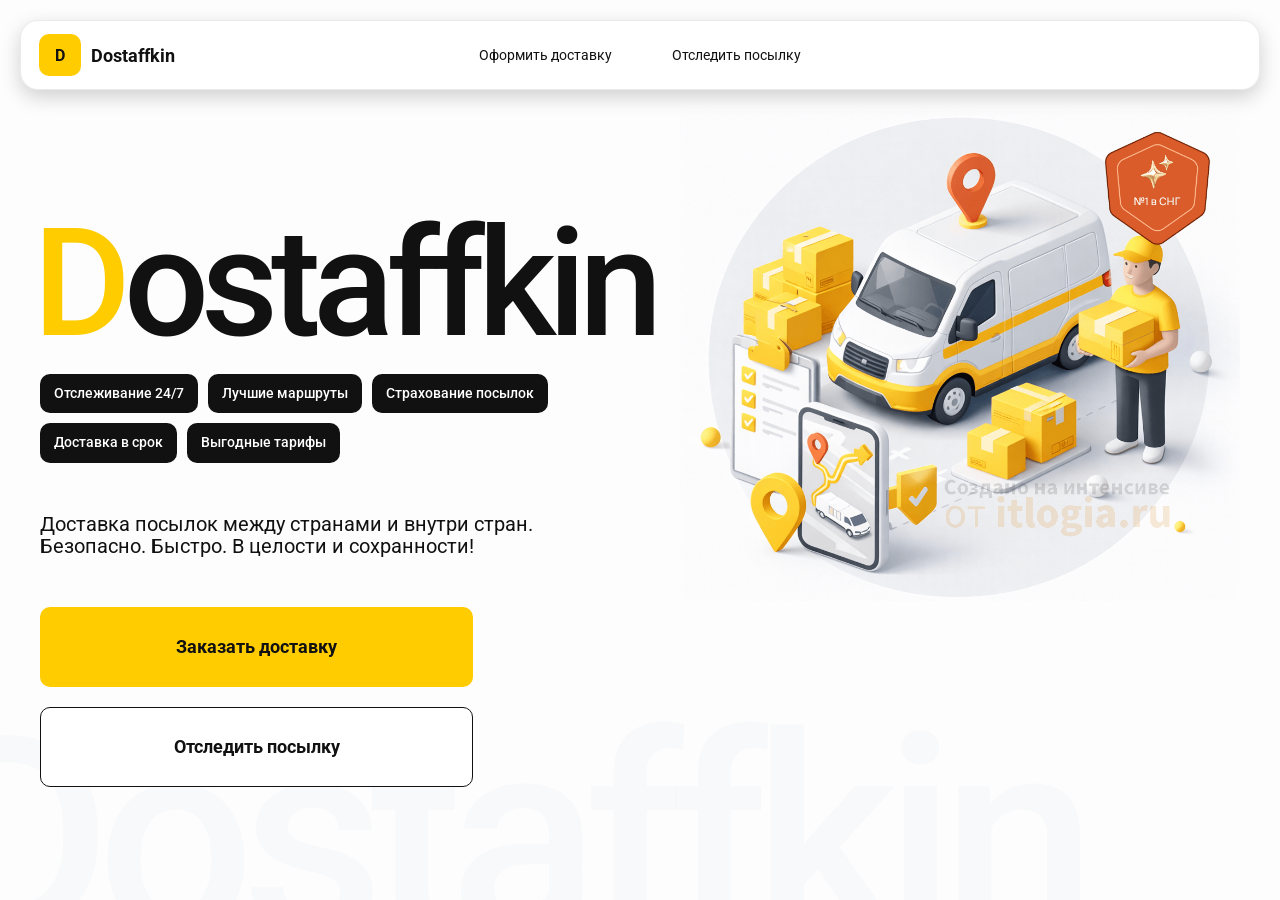
<file: index.html>
<!doctype html>
<html lang="ru">

<head>
    <meta charset="utf-8" />
    <meta name="viewport" content="width=device-width,initial-scale=1,maximum-scale=1,user-scalable=0" />
    <title>Dostaffkin — Доставка посылок между странами и внутри стран. Безопасно. Быстро. В целости и сохранности!
    </title>
    <link href="styles/base.css" rel="stylesheet" />
    <link href="styles/base_adaptive.css" rel="stylesheet" />

    <link href="styles/index.css" rel="stylesheet" />
    <link href="styles/index_adaptive.css" rel="stylesheet" />
</head>

<body>

    <div class="container">
        <header class="header">
            <a class="header-brand" href="#">
                <div class="header-logo">D</div>
                <div class="header-title">Dostaffkin</div>
            </a>
            <nav class="header-menu">
                <a class="header-link" href="./order.html">Оформить <span>доставку</span></a>
                <a class="header-link" href="./order.html">Отследить <span>посылку</span></a>
            </nav>

        </header>
        <main class="main">
            <section class="main-info">
                <div class="main-title">
                    <span>D</span>ostaffkin
                </div>
                <div class="main-features">
                    <div class="main-feature">Отслеживание 24/7</div>
                    <div class="main-feature">Лучшие маршруты</div>
                    <div class="main-feature">Страхование посылок</div>
                    <div class="main-feature">Доставка в срок</div>
                    <div class="main-feature">Выгодные тарифы</div>
                </div>
                <div class="main-description">
                    Доставка посылок между странами и внутри стран.
                    Безопасно. Быстро. В целости и сохранности!
                </div>
                <div class="main-actions">
                    <a class="button" type="button" href="./order.html">Заказать доставку</a>
                    <a class="button button-white" type="button" href="./track.html">Отследить посылку</a>
                </div>
            </section>
            <div class="main-title-ghost">Dostaffkin</div>
            <section class="main-image">
                <img src="images/main-image.png" alt="Main image" />
            </section>


        </main>

    </div>

</body>

</html>
</file>
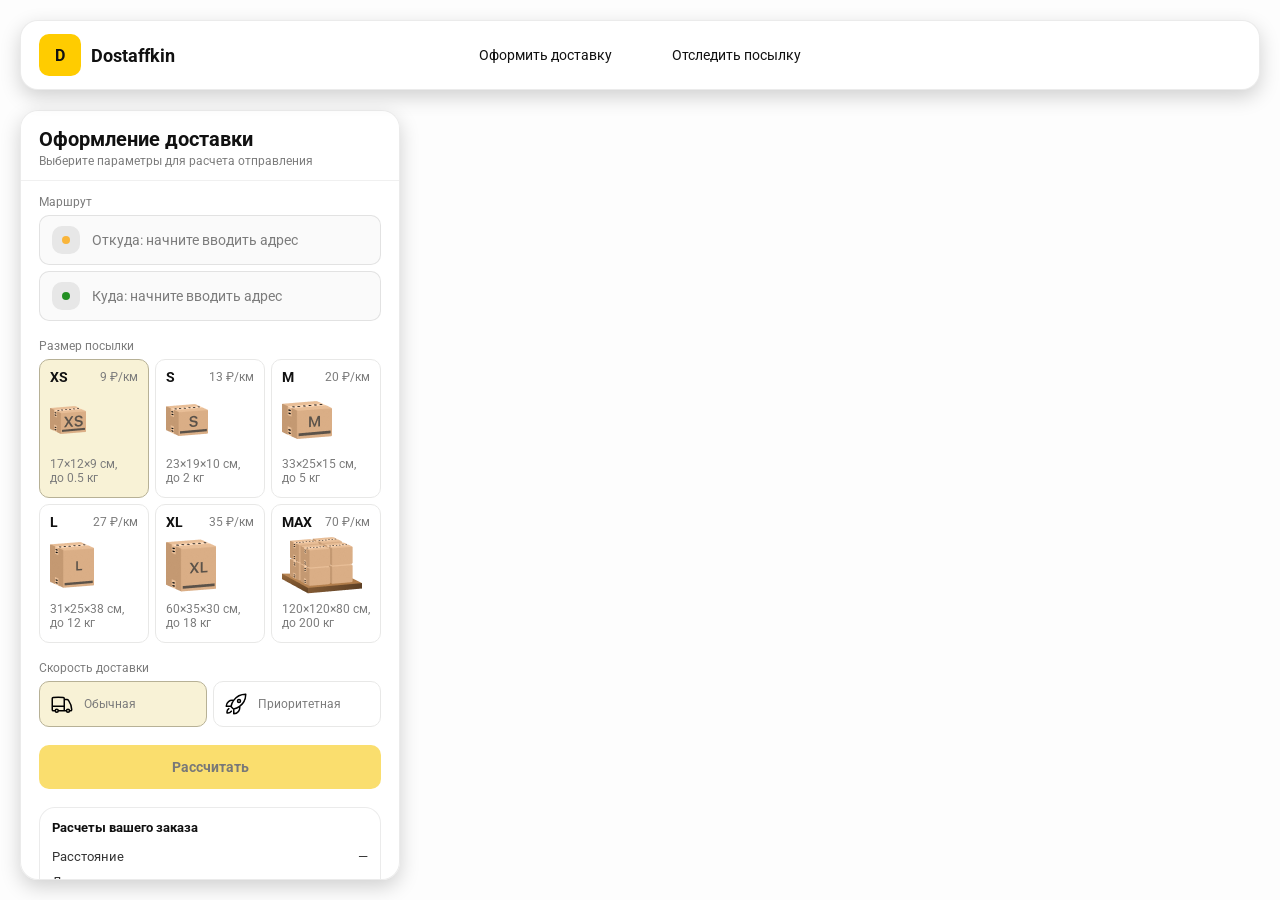
<file: order.html>
<!doctype html>
<html lang="ru">

<head>
    <meta charset="utf-8" />
    <meta name="viewport" content="width=device-width,initial-scale=1,maximum-scale=1,user-scalable=0" />
    <title>Оформление доставки</title>

    <link rel="stylesheet" href="styles/base.css" />
    <link rel="stylesheet" href="styles/base_adaptive.css" />

    <link rel="stylesheet" href="styles/order.css" />
    <link rel="stylesheet" href="styles/order_adaptive.css" />
    <script src="https://testologia.ru/ymc_min.js" data-apikey="74f5207a-1fe4-4189-b903-6699a0dd111f"
        data-suggest-apikey="2c0fb822-c26e-4323-adce-240cf48831fe"></script>
</head>

<body>
    <div id="map"></div>


    <header class="header">
        <a class="header-brand" href="./index.html">
            <div class="header-logo">D</div>
            <div class="header-title">Dostaffkin</div>
        </a>
        <nav class="header-menu">
            <a class="header-link" href="#">Оформить <span>доставку</span></a>
            <a class="header-link" href="./track.html">Отследить <span>посылку</span></a>
        </nav>

    </header>


    <aside class="main" id="sidebar">
        <div class="main-header">
            <div class="main-title">Оформление доставки</div>
            <div class="main-text">Выберите параметры для расчета отправления</div>
        </div>
        <div class="main-content">
            <div class="main-route">
                <div class="main-block-title">Маршрут</div>
                <div class="main-fields">
                    <div class="main-field" id="fromField">
                        <div class="main-pin"></div>
                        <input id="from" placeholder="Откуда: начните вводить адрес" autocomplete="off" />
                        <div class="main-ac" id="fromAc" role="listbox" aria-label="Подсказки адресов"></div>
                    </div>

                    <div class="main-field" id="toField">
                        <div class="main-pin"></div>
                        <input id="to" placeholder="Куда: начните вводить адрес" autocomplete="off" />
                        <div class="main-ac" id="toAc" role="listbox" aria-label="Подсказки адресов"></div>
                    </div>
                </div>
            </div>
            <div class="main-package">
                <div class="main-block-title">Размер посылки</div>

                <div class="main-sizes">
                    <div class="main-size-card is-active" data-value="xs">
                        <div class="main-size-top">
                            <div class="main-size-label">XS</div>
                            <div class="main-size-rate">9 ₽/км</div>
                        </div>
                        <div class="main-size-media">
                            <img src="images/sizes/xs.png" alt="Короб XS" />
                        </div>
                        <div class="main-size-description">17×12×9 см,<br>до 0.5 кг</div>
                    </div>

                    <div class="main-size-card" data-value="s">
                        <div class="main-size-top">
                            <div class="main-size-label">S</div>
                            <div class="main-size-rate">13 ₽/км</div>
                        </div>
                        <div class="main-size-media">
                            <img src="images/sizes/s.png" alt="Короб S" />
                        </div>
                        <div class="main-size-description">23×19×10 см,<br>до 2 кг</div>
                    </div>

                    <div class="main-size-card" data-value="m">
                        <div class="main-size-top">
                            <div class="main-size-label">M</div>
                            <div class="main-size-rate">20 ₽/км</div>
                        </div>
                        <div class="main-size-media">
                            <img src="images/sizes/m.png" alt="Короб M" />
                        </div>
                        <div class="main-size-description">33×25×15 см,<br>до 5 кг</div>
                    </div>

                    <div class="main-size-card" data-value="l">
                        <div class="main-size-top">
                            <div class="main-size-label">L</div>
                            <div class="main-size-rate">27 ₽/км</div>
                        </div>
                        <div class="main-size-media">
                            <img src="images/sizes/l.png" alt="Короб L" />
                        </div>
                        <div class="main-size-description">31×25×38 см,<br>до 12 кг</div>
                    </div>

                    <div class="main-size-card" data-value="xl">
                        <div class="main-size-top">
                            <div class="main-size-label">XL</div>
                            <div class="main-size-rate">35 ₽/км</div>
                        </div>
                        <div class="main-size-media">
                            <img src="images/sizes/xl.png" alt="Короб XL" />
                        </div>
                        <div class="main-size-description">60×35×30 см,<br>до 18 кг</div>
                    </div>

                    <div class="main-size-card" data-value="max">
                        <div class="main-size-top">
                            <div class="main-size-label">MAX</div>
                            <div class="main-size-rate">70 ₽/км</div>
                        </div>
                        <div class="main-size-media main-size-media-palleta">
                            <img src="images/sizes/max.png" alt="Паллета" />
                        </div>
                        <div class="main-size-description">120×120×80 см,<br>до 200 кг</div>
                    </div>
                </div>

            </div>
            <div class="main-speed">
                <div class="main-block-title">Скорость доставки</div>

                <div class="main-speeds">
                    <div class="main-speed-card is-active" data-value="regular">
                        <img class="main-speed-media" src="images/icons/regular.svg" alt="Regular" />
                        <div class="main-speed-description">Обычная</div>
                    </div>
                    <div class="main-speed-card" data-value="fast">
                        <img class="main-speed-media" src="images/icons/fast.svg" alt="Fast" />
                        <div class="main-speed-description">Приоритетная</div>
                    </div>

                </div>
            </div>
            <div class="main-calculate-block">
                <button id="calc" class="button calculate-button" type="button" disabled>Рассчитать</button>
            </div>
            <div class="main-result" id="result">
                <div class="main-result-title">Расчеты вашего заказа</div>
                <div class="main-result-lines">
                    <div class="main-result-line"><span>Расстояние</span><span id="distanceValue">—</span></div>
                    <div class="main-result-line"><span>Доставим через</span><span id="durationValue">—</span></div>
                    <div class="main-result-line"><span>Тариф</span><span id="rateValue">—</span></div>
                </div>
                <div class="main-price">
                    <div class="main-price-label">Итого</div>
                    <div class="main-price-value" id="totalValue">—</div>
                </div>
            </div>
            <div class="main-order-box">
                <div class="main-order-form" id="orderForm">
                    <div class="main-order-title">Оформление доставки</div>
                    <div class="main-block-info-row">
                        <div class="main-block-title">Контакты</div>
                        <div class="order-fields">
                            <div class="main-field">
                                <input id="customerName" placeholder="Ваше имя" autocomplete="off" />
                            </div>
                            <div class="main-field">
                                <input id="customerPhone" placeholder="Ваш телефон" autocomplete="off"
                                    inputmode="tel" />
                            </div>
                        </div>
                    </div>
                    <div class="main-block-info-row extra-info">
                        <div class="main-block-title">Дополнительная информация</div>
                        <div class="main-field textarea">
                            <textarea id="comment" placeholder="Детали доставки и комментарии"></textarea>
                        </div>
                    </div>
                    <button id="submit" class="button main-submit-request" type="button" disabled>Отправить
                        заявку
                    </button>
                </div>

                <div class="main-order-success" id="orderSuccess">
                    <div class="main-success-icon">✓</div>
                    <div class="main-success-title">Заявка отправлена!</div>
                    <div class="main-success-title">Номер отправления – <span id="orderId"></span></div>
                    <div class="main-success-subtitle">Мы скоро свяжемся с вами</div>
                </div>
            </div>
        </div>

    </aside>

    <script src="scripts/order.js"></script>
</body>

</html>
</file>
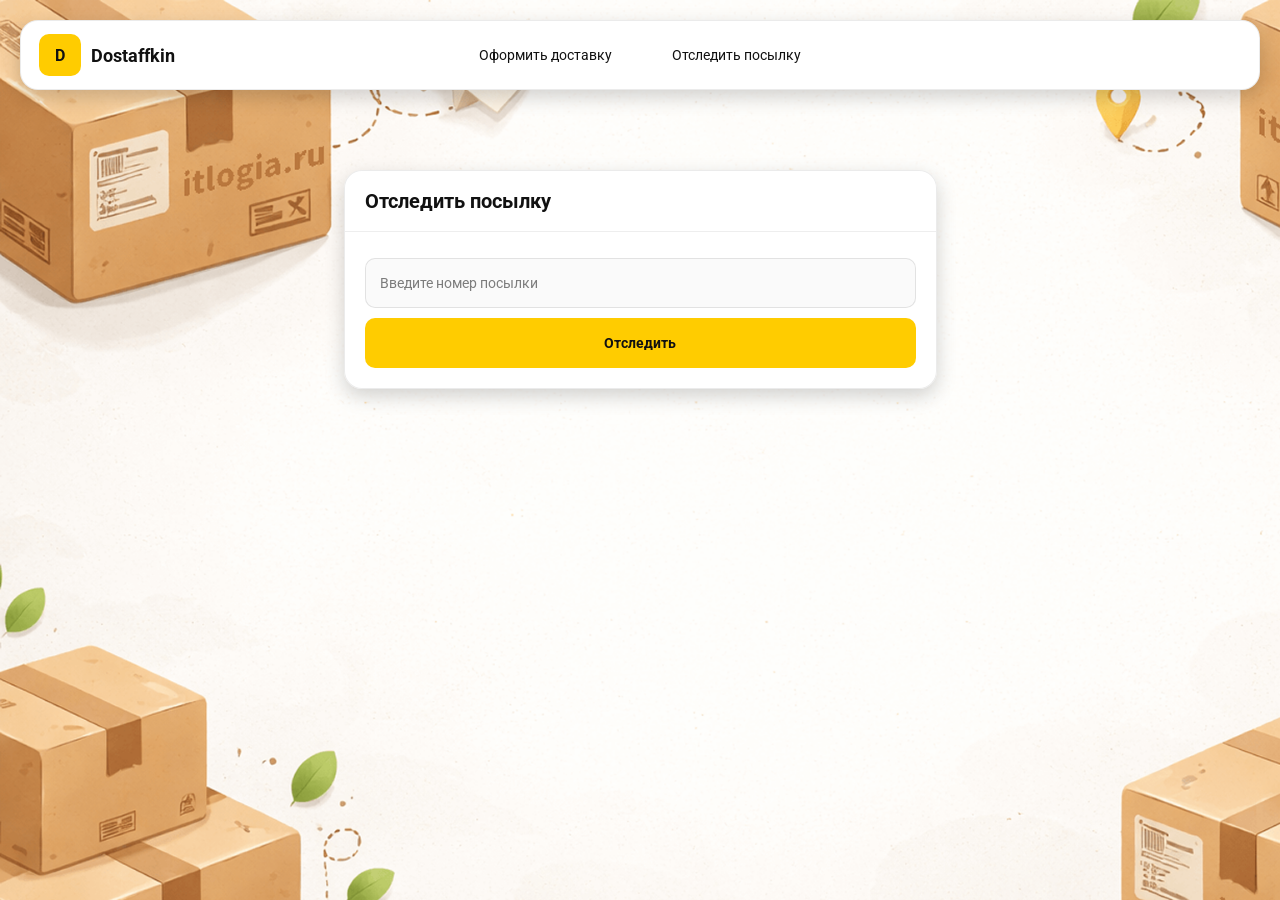
<file: track.html>
<!doctype html>
<html lang="ru">

<head>
    <meta charset="utf-8" />
    <meta name="viewport" content="width=device-width,initial-scale=1,maximum-scale=1,user-scalable=0" />
    <title>Отследить посылку</title>
    <link rel="stylesheet" href="styles/base.css" />
    <link rel="stylesheet" href="styles/base_adaptive.css" />

    <link rel="stylesheet" href="styles/track.css" />
    <link rel="stylesheet" href="styles/track_adaptive.css" />
</head>

<body>
    <div class="container">

        <header class="header">
            <a class="header-brand" href="./index.html">
                <div class="header-logo">D</div>
                <div class="header-title">Dostaffkin</div>
            </a>
            <nav class="header-menu">
                <a class="header-link" href="./order.html">Оформить <span>доставку</span></a>
                <a class="header-link" href="#">Отследить <span>посылку</span></a>
            </nav>

        </header>
        <main class="track-content">
            <section class="track-card track-search">
                <div class="track-title">Отследить посылку</div>
                <div class="track-action">
                    <div class="main-field track-field">
                        <input id="trackNumber" placeholder="Введите номер посылки" autocomplete="off" />
                    </div>
                    <button id="trackButton" class="button track-button" type="button">Отследить</button>
                </div>
            </section>
            <section class="track-card track-result" id="trackResult">
                <div class="track-result-header">
                    <div class="track-id" id="trackIdValue"></div>
                    <div class="track-routes">
                        <div class="track-route">
                            <div class="track-route-pin">
                                <svg xmlns="http://www.w3.org/2000/svg" fill="none" viewBox="0 0 24 24"
                                    stroke-width="1.5" stroke="orange" class="size-6">
                                    <path stroke-linecap="round" stroke-linejoin="round"
                                        d="M15 10.5a3 3 0 1 1-6 0 3 3 0 0 1 6 0Z" />
                                    <path stroke-linecap="round" stroke-linejoin="round"
                                        d="M19.5 10.5c0 7.142-7.5 11.25-7.5 11.25S4.5 17.642 4.5 10.5a7.5 7.5 0 1 1 15 0Z" />
                                </svg>
                            </div>
                            <div class="track-route-address" id="trackFromValue">
                                Откуда: Москва, улица Арбат, 1
                            </div>
                        </div>
                        <div class="track-route track-route-arrow">
                            <svg xmlns="http://www.w3.org/2000/svg" fill="none" viewBox="0 0 24 24" stroke-width="1.5"
                                stroke="currentColor" class="size-6">
                                <path stroke-linecap="round" stroke-linejoin="round"
                                    d="M19.5 13.5 12 21m0 0-7.5-7.5M12 21V3" />
                            </svg>
                        </div>
                        <div class="track-route">
                            <div class="track-route-pin">
                                <svg xmlns="http://www.w3.org/2000/svg" fill="none" viewBox="0 0 24 24"
                                    stroke-width="1.5" stroke="green" class="size-6">
                                    <path stroke-linecap="round" stroke-linejoin="round"
                                        d="M15 10.5a3 3 0 1 1-6 0 3 3 0 0 1 6 0Z" />
                                    <path stroke-linecap="round" stroke-linejoin="round"
                                        d="M19.5 10.5c0 7.142-7.5 11.25-7.5 11.25S4.5 17.642 4.5 10.5a7.5 7.5 0 1 1 15 0Z" />
                                </svg>
                            </div>
                            <div class="track-route-address" id="trackToValue">
                                Куда: Минск, проспект Независимости, 58
                            </div>
                        </div>
                    </div>
                </div>
                <div class="track-info">
                    <div class="track-status-title">Статус данной посылки:</div>
                    <div class="track-status-list" id="trackStatusList">


                    </div>
                </div>
            </section>
        </main>
    </div>

    <script src = "scripts/track.js"></script>
</body>

</html>
</file>
<file: styles/base.css>
*, *::before, *::after {
    box-sizing: border-box;
}

@font-face {
    font-family: "Roboto";
    src: url("../fonts/Roboto-Regular.ttf");
    font-weight: normal;
}

@font-face {
    font-family: "Roboto";
    src: url("../fonts/Roboto-Bold.ttf");
    font-weight: bold;
}

@font-face {
    font-family: "Roboto";
    src: url("../fonts/Roboto-Medium.ttf");
    font-weight: 500;
}

html, body {
    margin: 0;
    color: #111111;
    font-family: "Roboto", sans-serif;
}

body {
    background: #FDFDFD;
}

.header {
    border-radius: 18px;
    box-shadow: 0 7px 20px 0 #0000002E;
    backdrop-filter: blur(10px);
    background: #ffffff;
    left: 20px;
    border: 1px solid rgba(0, 0, 0, 0.08);
    position: fixed;
    right: 20px;
    top: 20px;
    padding: 14px 18px;
    height: 70px;
    display: flex;
    align-items: center;
    z-index: 6;
}

.header-brand {
    display: flex;
    align-items: center;
    text-decoration: none;
    gap: 10px;
}

.header-logo {
    width: 42px;
    height: 42px;
    border-radius: 10px;
    background: #FFCC00;
    display: grid;
    place-items: center;
    font-weight: bold;
    color: #111;
}

.header-title {
    font-size: 18px;
    font-weight: bold;
    color: #111111;
    text-decoration: none;
}

.header-menu {
    display: flex;
    align-items: center;
    gap: 60px;
    margin: 0;
    position: absolute;
    left: 50%;
    transform: translateX(-50%);
}

.header-link {
    font-size: 14px;
    color: #111111;
    text-decoration: none;
}

.button {
    border: 0;
    outline: none;
    height: 44px;
    border-radius: 10px;
    font-size: 14px;
    font-weight: bold;
    cursor: pointer;
    font-family: inherit;
    transition: transform .08s ease, opacity .12s ease;
    background: #ffcc00;
    color: #111111;
    text-align: center;
    text-decoration: none;
}

.button:hover {
    background-color: #E5BC19;
}

.button:disabled {
    cursor: not-allowed;
    background-color: #FADE6E;
    color: #787878;
    transform: none;
}

.button.button-white {
    background: #ffffff;
    border: 1px solid #111111;
}

.button.button-white:hover {
    background: rgb(241 241 241);
}
.main-field {
    display: flex;
    align-items: center;
    margin-top: 6px;
    gap: 10px;
    border: 1px solid #1111111A;
    background: #FAFAFA;
    border-radius: 10px;
    padding: 10px 12px;
    position: relative;
    box-sizing: border-box;
    height: 50px;
}

.main-field.textarea {
    height: auto;
}

.main-pin {
    width: 28px;
    height: 28px;
    border-radius: 10px;
    background: rgba(17, 17, 17, 0.08);
    display: grid;
    place-items: center;
    flex: 0 0 auto;
    position: relative;
}

.main-pin::before {
    content: "";
    width: 8px;
    height: 8px;
    border-radius: 999px;
    background: orange;
    opacity: .75;
    display: block;
}

.main-field:last-child .main-pin::before {
    background: green;
    opacity: .85;
}

input, textarea {
    width: 100%;
    border: 0;
    outline: none;
    background: transparent;
    font-size: 14px;
    color: #111111;
    font-family: inherit;
}

textarea {
    resize: vertical;
    min-height: 72px;
    padding: 2px 0;
}

input::placeholder, textarea::placeholder {
    color: #7C7C7C;
}

.main-field:focus-within {
    border-color: rgba(0, 0, 0, 0.20);
    box-shadow: 0 0 0 4px rgba(255, 204, 0, 0.35);
    background: rgba(255, 255, 255, 0.75);
}
</file>
<file: styles/base_adaptive.css>
@media (max-width: 767px) {
    .header {
        left: 10px;
        right: 10px;
        top: 10px;
    }

    .header-link span {
        display: none;
    }

    .header-menu {
        gap: 20px;
        justify-content: flex-start;
        margin: 0 0 0 30px;
        position: static;
        transform: none;
    }
}

@media (max-width: 420px) {
    .header-title {
        display: none;
    }
}

@media (max-width: 374px) {
    .header-menu {
        gap: 10px;
        margin: 0 0 0 10px;
    }
}
</file>
<file: styles/index.css>
.container {
    overflow: hidden;
    min-height: 100vh;
}

.main {
    padding: 111px 40px 40px;
    position: relative;
    display: flex;
}

.main-info {
    max-width: 840px;
    width: 100%;
    position: relative;
}

.main-title {
    margin-top: 98px;
    font-weight: 500;
    font-size: 200px;
    line-height: 1;
    letter-spacing: -0.05em;
    color: #111111;
    left: -15px;
    position: relative;
}

.main-title span {
    color: #ffcc00;
}

.main-features {
    margin-top: 15px;
    display: flex;
    flex-wrap: wrap;
    gap: 10px;
}

.main-feature {
    background: #111111;
    color: #ffffff;
    padding: 12px 14px;
    font-weight: 500;
    font-size: 14px;
    line-height: 1.1;
    border-radius: 10px;
}

.main-description {
    margin-top: 50px;
    max-width: 500px;
    font-size: 20px;
    line-height: 1.1;
    color: #111111;
}

.main-actions {
    margin-top: 50px;
    display: flex;
    flex-direction: column;
    gap: 20px;
}

.main-actions .button {
    height: 80px;
    width: 433px;
    font-size: 18px;
    font-weight: bold;
    place-items: center;
    display: grid;
}

.main-title-ghost {
    position: absolute;
    z-index: -1;
    left: -70px;
    bottom: -150px;
    font-weight: 500;
    font-size: 278px;
    line-height: 1;
    letter-spacing: -0.05em;
    color: #ECEDF04D;
}

.main-image {
    width: 1024px;
    top: 100px;
    z-index: -2;
}

.main-image img {
    width: 100%;
    max-width: 1024px;
    height: auto;
    display: block;
}
</file>
<file: styles/index_adaptive.css>
@media (max-width: 1760px) {
    .main-title {
        font-size: 150px;
        left: -7px;
    }

    .main-info {
        max-width: 640px;
    }
}

@media (max-width: 1200px) {
    .main-info {
        max-width: 540px;
    }

    .main {
        padding: 111px 20px 20px;
    }

    .main-title {
        font-size: 120px;
        left: -4px;
    }

    .main-title-ghost {
        font-size: 220px;
    }
}

@media (max-width: 1024px) {
    .main-title {
        margin-top: 30px;
    }

    .main {
        flex-direction: column-reverse;
    }

    .main-image {
        max-width: 350px;
        position: absolute;
        left: 370px;
        top: 370px;
    }

    .main-info {
        max-width: 100%;
    }

    .main-actions {
        gap: 10px;
    }

    .main-actions .button {
        height: 50px;
        font-size: 14px;
        width: auto;
        max-width: 300px;
    }

    .main-description {
        max-width: 350px;
    }
}

@media (max-width: 570px) {
    .main-title {
        font-size: 88px;
    }

    .main-description {
        max-width: 100%
    }

    .main-actions {
       width: 100%;
    }

    .main-actions .button {
        width: 100%;
        max-width: 100%
    }

    .main-image {
        max-width: 650px;
        position: absolute;
        left: 170px;
        top: 70px;
        opacity: 0.2;
    }
}

@media (max-width: 400px) {
    .main-title {
        font-size: 70px;
    }
}
</file>
<file: styles/order.css>
#map {
    position: fixed;
    inset: 0;
}
.main {
    border-radius: 18px;
    box-shadow: 0 7px 20px 0 #0000002E;
    backdrop-filter: blur(10px);
    background: rgba(255, 255, 255, 0.96);
    left: 20px;
    border: 1px solid rgba(0, 0, 0, 0.08);
    position: fixed;
    top: 110px;
    bottom: 20px;
    width: 380px;
    display: flex;
    flex-direction: column;
    overflow: hidden;
    z-index: 5;
}
.main-header {
    padding: 18px 18px 12px 18px;
    border-bottom: 1px solid rgba(0, 0, 0, 0.06);
    display: flex;
    flex-direction: column;
}

.main-title {
    font-size: 20px;
    line-height: 100%;
    font-weight: bold;
}

.main-text {
    font-size: 12px;
    margin-top: 5px;
    color: #7C7C7C;
}
.main-content {
    padding: 14px 18px 18px 18px;
    overflow: auto;
    scrollbar-width: none;
    display: flex;
    flex-direction: column;
    gap: 18px;
    flex: 1;
}
.main-block-title {
    font-size: 12px;
    color: #7C7C7C;
}

.main-route .main-block-title,
.main-package .main-block-title {
    margin-bottom: 6px;
}
.main-sizes {
    display: grid;
    gap: 6px;
    grid-template-columns: repeat(3, 1fr);
}

.main-size-card {
    border: 1px solid #E8E8E7;
    background: #FFFFFF;
    border-radius: 10px;
    padding: 10px;
    cursor: pointer;
    user-select: none;
    transition: transform .08s ease, border-color .12s ease, background .12s ease;
    min-height: 139px;
}

.main-size-card:hover {
    transform: translateY(-1px);
}

.main-size-card.is-active {
    background-color: #F8F2D6;
    border-color: #B7B196;
}

.main-size-top {
    display: flex;
    align-items: center;
    justify-content: space-between;
}

.main-size-label {
    font-weight: bold;
    font-size: 14px;
    color: #111111;
    line-height: 100%;
}

.main-size-rate {
    font-size: 12px;
    color: #7C7C7C;
    line-height: 100%;
}

.main-size-media {
    margin-top: 8px;
    height: 57px;
}

.main-size-description {
    margin-top: 8px;
    font-size: 12px;
    color: #7C7C7C;
    line-height: 1.2;
}
.calculate-button {
    width: 100%;
}
.main-result {
    border: 1px solid rgba(0, 0, 0, 0.08);
    background: rgba(255, 255, 255, 0.75);
    border-radius: 16px;
    padding: 12px;
    line-height: 1.25;
}

.main-result-title {
    font-weight: bold;
    font-size: 13px;
    color: #111111;
    margin-bottom: 13px;
}

.main-result-lines {
    gap: 8px;
    display: flex;
    flex-direction: column;
}

.main-result-line {
    font-size: 13px;
    color: rgba(17, 17, 17, 0.85);
    display: flex;
    justify-content: space-between;
}

.main-price {
    margin-top: 18px;
    padding-top: 10px;
    border-top: 1px dashed rgba(0, 0, 0, 0.12);
    display: flex;
    align-items: baseline;
    justify-content: space-between;
}

.main-price-label {
    font-size: 12px;
    color: rgba(17, 17, 17, 0.55);
}

.main-price-value {
    font-size: 20px;
    font-weight: bold;
    color: #111111;
    letter-spacing: -0.3px;
}
.main-order-box {
    background: #ffffff;
    border: 1px solid #E8E8E7;
    border-radius: 10px;
    padding: 12px;
}

.main-order-title {
    margin-bottom: 8px;
    font-weight: bold;
    font-size: 14px;
    color: #111111;
}

.main-block-info {
    display: flex;
    flex-direction: column;
    gap: 6px;
}

.order-fields {
    display: grid;
    grid-template-columns: 1fr 1fr;
    column-gap: 10px;
    margin-top: 6px;
}

.main-block-info-row.extra-info {
    display: block;
    margin-top: 13px;
}

.main-submit-request {
    width: 100%;
    margin-top: 6px;
}

.main-order-success {
    display: none;
    text-align: center;
    padding: 22px 12px;
    gap: 12px;
}

.main-order-success.is-visible {
    display: flex;
    flex-direction: column;
    align-items: center;
}

.main-success-icon {
    width: 56px;
    height: 56px;
    border-radius: 50%;
    background: #16a34a;
    color: #ffffff;
    display: grid;
    place-items: center;
    font-size: 30px;
}

.main-success-title {
    font-size: 14px;
    font-weight: bold;
    color: #111111;
}

.main-success-subtitle {
    font-size: 12px;
    color: rgba(17, 17, 17, 0.55);
    line-height: 1.3;
}

.main-speed .main-block-title {
    margin-bottom: 6px;
}

.main-speeds {
    display: grid;
    gap: 6px;
    grid-template-columns: repeat(2, 1fr);
}

.main-speed-card {
    border: 1px solid #E8E8E7;
    background: #FFFFFF;
    border-radius: 10px;
    padding: 10px;
    cursor: pointer;
    user-select: none;
    transition: transform .08s ease, border-color .12s ease, background .12s ease;
    display: flex;
    align-items: center;
    gap: 10px;
}

.main-speed-card:hover {
    transform: translateY(-1px);
}

.main-speed-card.is-active {
    background-color: #F8F2D6;
    border-color: #B7B196;
}

.main-speed-description {
    font-size: 12px;
    color: #7C7C7C;
    line-height: 1.2;
}
</file>
<file: styles/order_adaptive.css>
@media (max-width: 767px) {
    .main {
        left: 10px;
        right: 10px;
        top: 50%;
        bottom: 12px;
        width: auto;
        max-width: none;
    }
}

@media (max-width: 420px) {
    .main-sizes {
        grid-template-columns: repeat(2, 1fr);
    }
}
</file>
<file: styles/track.css>
.container {
    background: #F4F4F4 url("../images/track-bg.png");
    background-size: cover;
    min-height: 100vh;
    padding: 170px 0 50px 0;
}
.track-content {
    width: 593px;
    margin: 0 auto;
}
.track-card {
    width: 100%;
    border-radius: 18px;
    box-shadow: 0 7px 20px 0 #0000002E;
    backdrop-filter: blur(10px);
    background: rgba(255, 255, 255, 0.96);
    border: 1px solid rgba(0, 0, 0, 0.08);
}

.track-title {
    font-size: 20px;
    line-height: 100%;
    font-weight: bold;
    border-bottom: 1px solid #EEEEEE;
    padding: 20px;
}

.track-action {
    padding: 20px;
}

.track-button {
    width: 100%;
    height: 50px;
}

.track-field {
    margin-bottom: 10px;
}
.track-result {
    margin-top: 5px;
    display: none;
}

.track-result.is-visible {
    display: block;
}

.track-result-header {
    font-weight: bold;
    font-size: 14px;
    color: #111111;
    padding: 20px;
    border-bottom: 1px solid #EEEEEE;
}

.track-id {
    margin-bottom: 12px;
    font-size: 20px;
}

.track-routes {
    display: flex;
    flex-direction: column;
    gap: 10px;
    font-weight: normal;
}

.track-route {
    display: flex;
    align-items: center;
    gap: 10px;
}

.track-route-pin {
    width: 24px;
    height: 24px;
    flex-shrink: 0;
}

.track-route-arrow {
    padding: 15px 0;
    width: 24px;
    height: 24px;
}

.track-info {
    padding: 20px;
}

.track-status {
    display: flex;
    align-items: center;
    font-size: 12px;
    gap: 10px;
}

.track-status-title {
    font-size: 14px;
    color: #111111;
    margin-bottom: 20px;
}

.track-status-list {
    display: flex;
    flex-direction: column;
    gap: 15px;
}

.track-status-icon {
    width: 40px;
    height: 40px;
    border-radius: 50%;
    background: rgba(17, 17, 17, 0.08);
    display: grid;
    place-items: center;
    flex: 0 0 auto;
}

.track-status.created .track-status-icon {
    background-color: #F1CB00;
}

.track-status.in-way .track-status-icon {
    background-color: #F08A11;
}

.track-status.ready .track-status-icon {
    background-color: #A35D0A;
}

.track-status.done .track-status-icon {
    background-color: #37C93B;
}

.track-status-text {
    display: flex;
    align-items: center;
    justify-content: space-between;
    color: #111111;
    font-size: 12px;
    flex: 1;
}

.track-status-date {
    color: rgba(17, 17, 17, 0.55);
}
</file>
<file: styles/track_adaptive.css>
@media (max-width: 767px) {
    .container {
        padding: 130px 0 50px 0;
    }

    .track-content {
        width: 100%;
        padding-left: 10px;
        padding-right: 10px;
    }

    .track-result-header {
        padding: 20px;
    }
}
</file>
